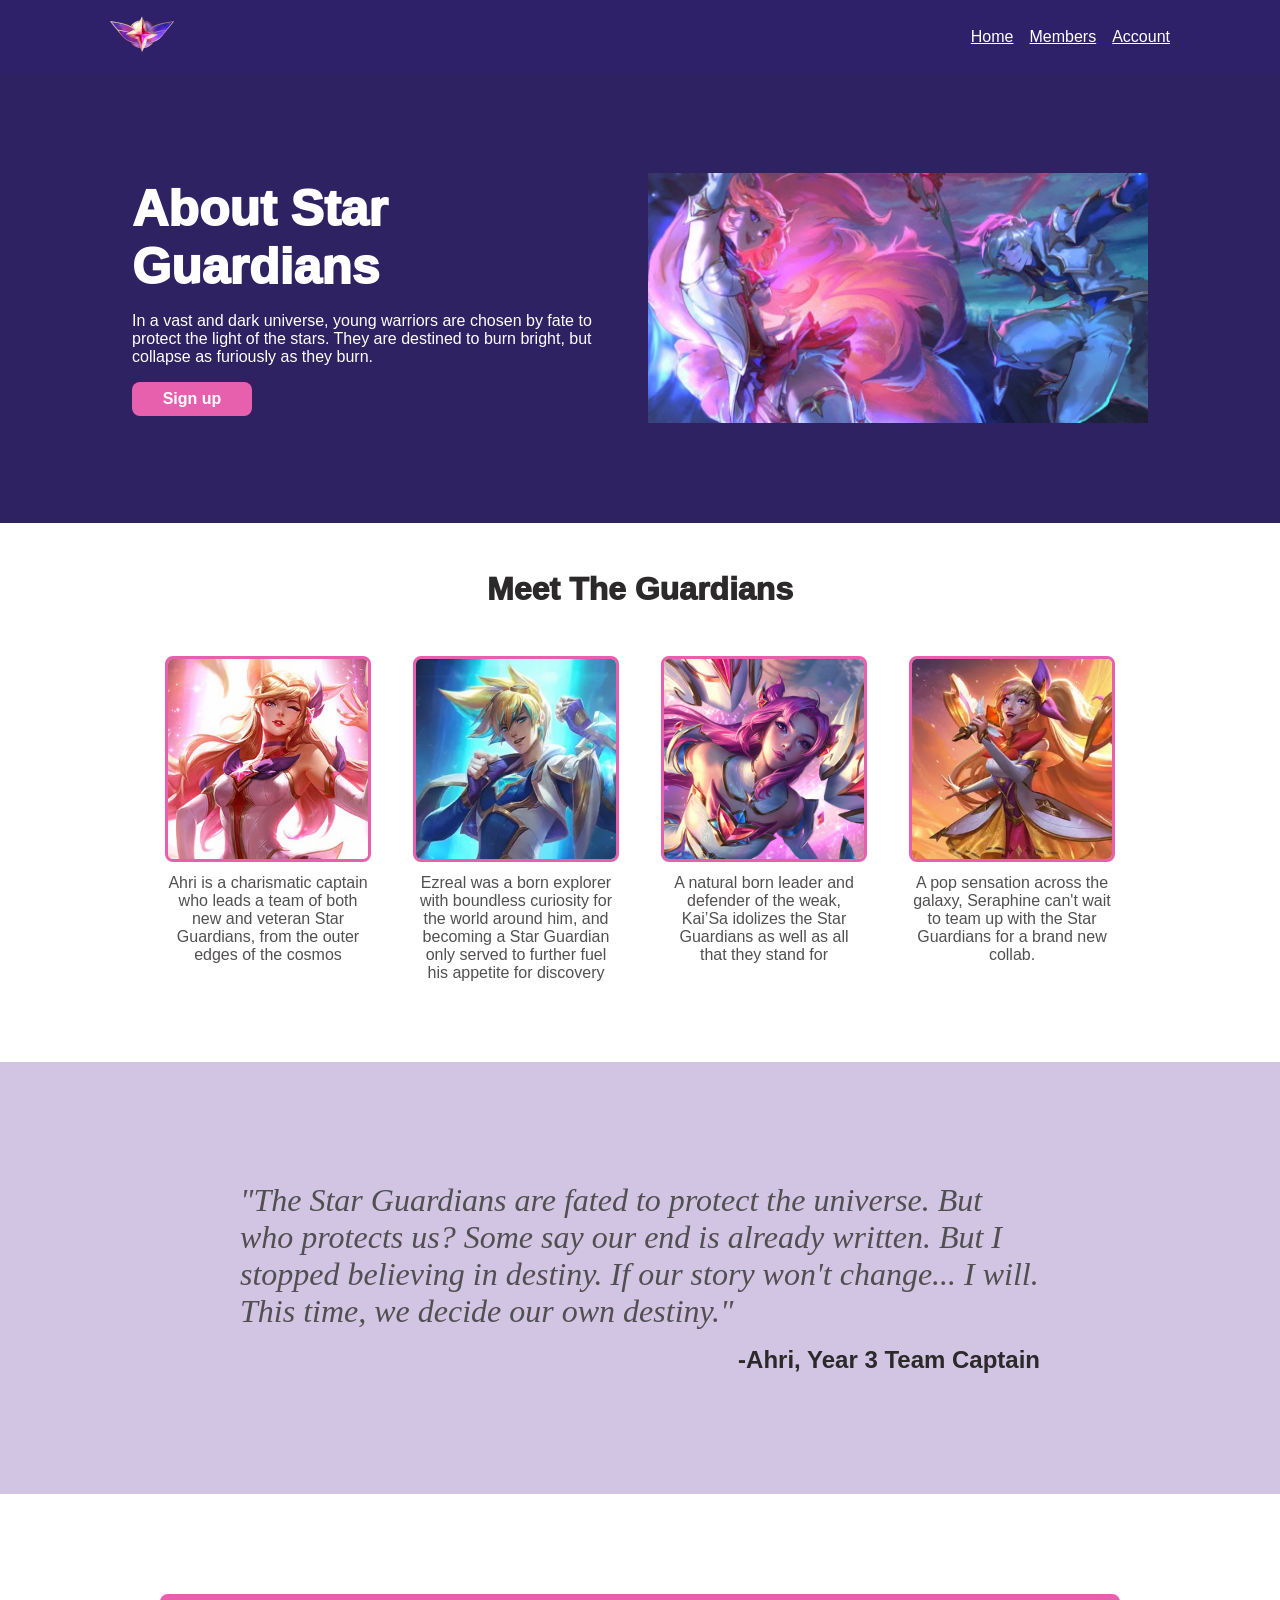
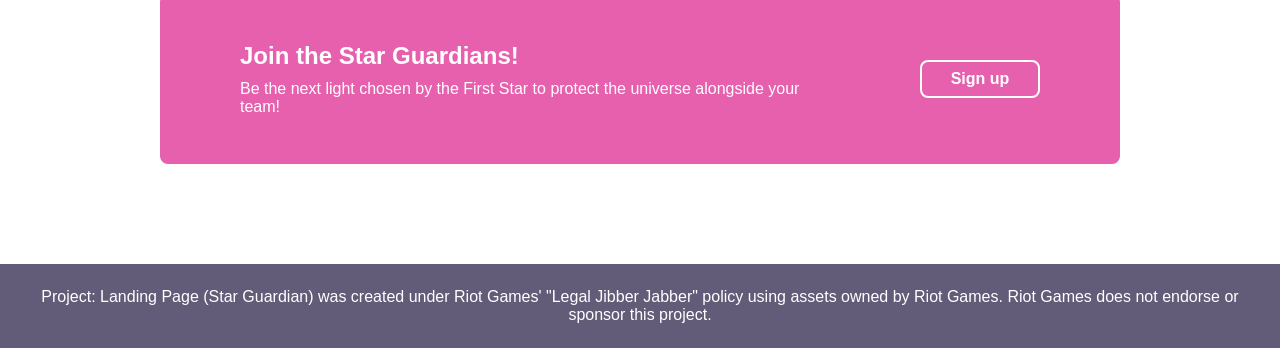
<file: index.html>
<!DOCTYPE html>
<html lang="en">
<head>
  <meta charset="UTF-8">
  <meta name="viewport" content="width=device-width, initial-scale=1.0">
  <title>Star Guardians</title>
  <link rel="stylesheet" href="style.css">
  <link rel="icon" type="image/png" href="img/sg-logo.png">
</head>
<body>
  <div class="header flex">
    <div class="container flex space">
      <a href="https://universe.leagueoflegends.com/en_PL/star-guardian/">
        <img src="img/sg-logo.png"alt="star-guardian-logo">  
      </a>
      <div class="container flex right-links">
        <a href="https://universe.leagueoflegends.com/en_PL/star-guardian/">Home</a>
        <a href="https://universe.leagueoflegends.com/en_PL/star-guardian/">Members</a>
        <a href="https://universe.leagueoflegends.com/en_PL/star-guardian/">Account</a>
      </div>
    </div>
  </div>
  <div class="content flex flex-column stretch">
    <div class="about flex">
      <div class="container flex">
        <div class="container flex flex-column flex-start">
          <div class="h1">About Star Guardians</div>
          <div class="text">In a vast and dark universe, young warriors are chosen by fate to protect the light of the stars. They are destined to burn bright, but collapse as furiously as they burn.</div>
          <button>Sign up</button>
        </div>
        <img src="img/about.jpg" alt="about-star-guardians">
      </div>
    </div>
    <div class="members flex">
      <div class="container flex flex-column">
        <div class="h2">Meet The Guardians</div>
        <div class="profiles container flex">
          <div class="card flex flex-column">
            <img src="img/Ahri.png" alt="ahri-profile">
            <div class="text">Ahri is a charismatic captain who leads a team of both new and veteran Star Guardians, from the outer edges of the cosmos</div>
          </div>
          <div class="card flex flex-column">
            <img src="img/Ezreal.png" alt="ezreal-profile">
            <div class="text">Ezreal was a born explorer with boundless curiosity for the world around him, and becoming a Star Guardian only served to further fuel his appetite for discovery</div>
          </div>
          <div class="card flex flex-column">
            <img src="img/Kaisa.png" alt="kaisa-profile">
            <div class="text">A natural born leader and defender of the weak, Kai’Sa idolizes the Star Guardians as well as all that they stand for</div>
          </div>
           <div class="card flex flex-column">
            <img src="img/Seraphine.png" alt="seraphine-profile">
            <div class="text">A pop sensation across the galaxy, Seraphine can't wait to team up with the Star Guardians for a brand new collab.</div>
          </div>
        </div>
      </div>
    </div>
    <div class="quote flex">
      <div class="container flex flex-column">
        <div class="text">
          "The Star Guardians are fated to protect the universe. But who protects us? Some say our end is already written. But I stopped believing in destiny. If our story won't change... I will. This time, we decide our own destiny."
        </div>
        <div class="extra-bold flex-end">
          -Ahri, Year 3 Team Captain
        </div>
      </div>
    </div>
    <div class="action flex">
      <div class="container flex space">
        <div class="container flex flex-column flex-start">
          <div class="bold">Join the Star Guardians!</div>
          <div class="text">
            Be the next light chosen by the First Star to protect the universe alongside your team!
          </div>
        </div>
        <button>Sign up</button>
      </div>
    </div>
  </div>
  <div class="footer flex">Project: Landing Page (Star Guardian) was created under Riot Games' "Legal Jibber Jabber" policy using assets owned by Riot Games. Riot Games does not endorse or sponsor this project.</div>
</body>
</html>
</file>
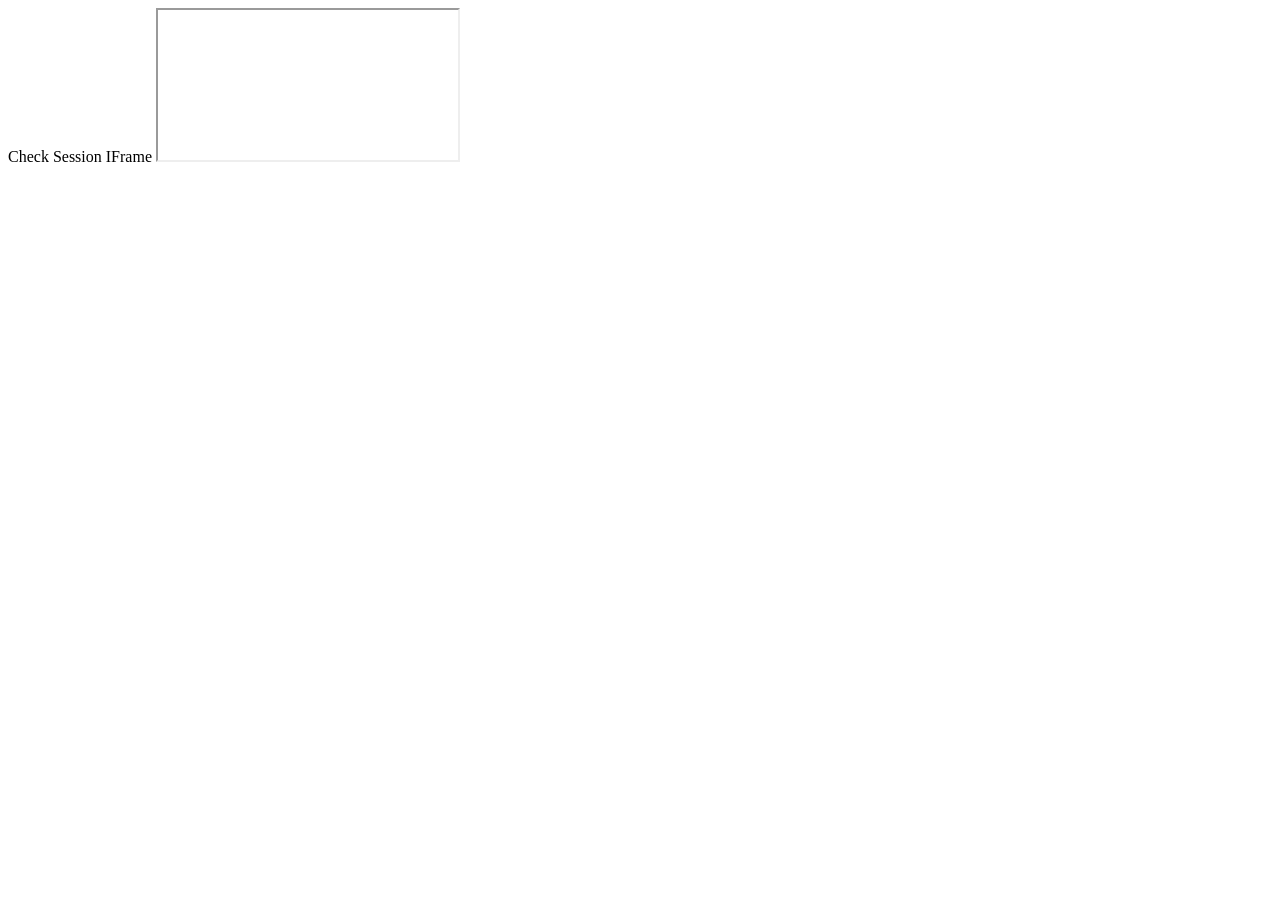
<file: Star Guardian - Universe of League of Legends_files/check-session-iframe.html>
<!-- saved from url=(0053)https://xsso.leagueoflegends.com/check-session-iframe -->
<html><head><meta http-equiv="Content-Type" content="text/html; charset=UTF-8"></head><body>Check Session IFrame

<iframe id="check-session-iframe" src="./check-session-iframe(1).html"></iframe>
<script>
  const issuer = "https://auth.riotgames.com"
  const iframeSrc = `${issuer}/check-session-iframe`;
  const iframeEl = document.querySelector('#check-session-iframe');
  window.addEventListener('message', (event) => {
    const data = event.data;
    if (typeof data !== 'string') {
      return;
    }
    if (new URL(event.origin).origin === issuer) {
      // to whomever our parent is
      const message = `XSSO::${data}`;
      window.parent.postMessage(message, '*');
    } else {
      // to the child iframe that know exists, in the issuer domain
      iframeEl.contentWindow.postMessage(data, issuer);
    }
  })
</script></body></html>
</file>
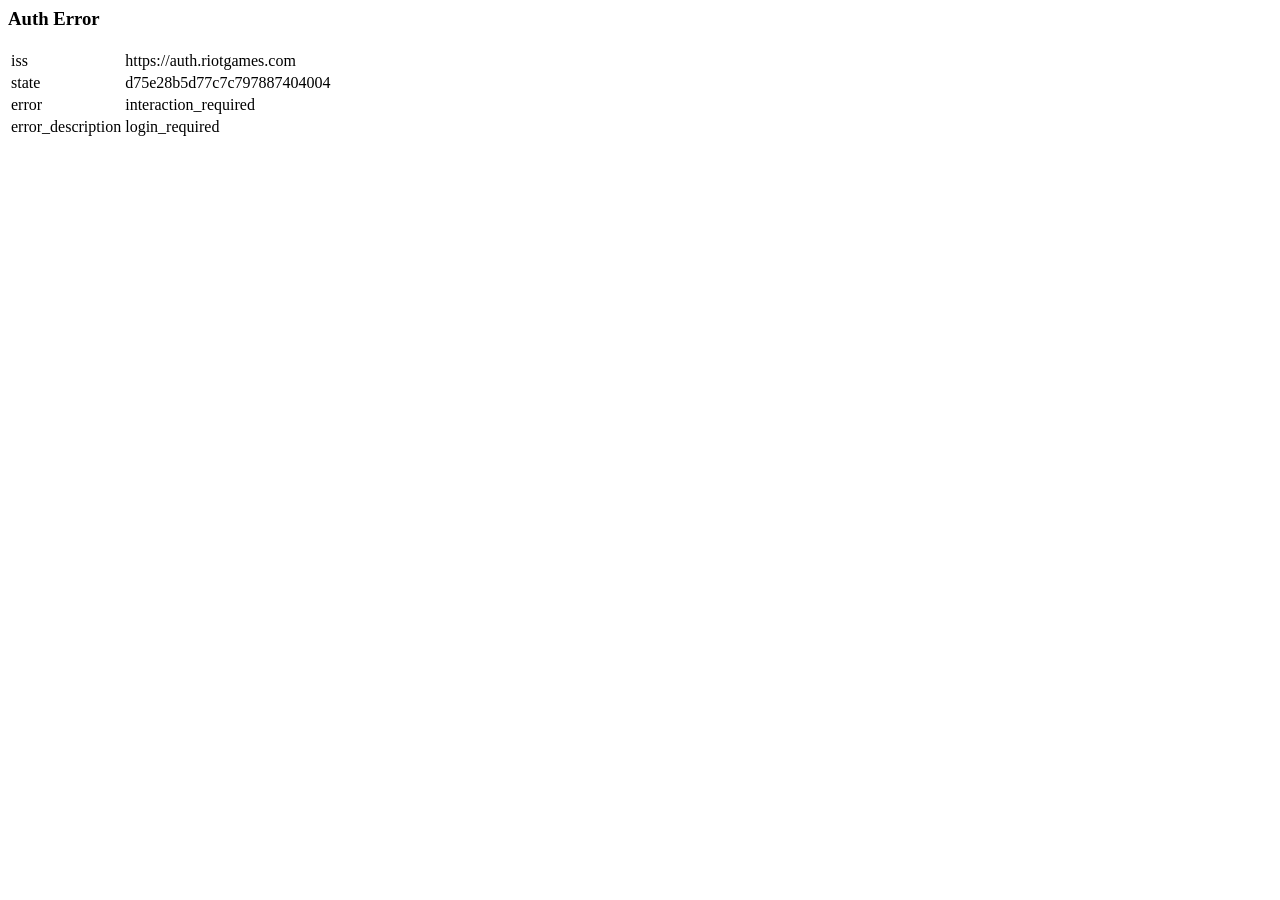
<file: Star Guardian - Universe of League of Legends_files/riot-owned-iframe.html>
<!-- saved from url=(0171)https://xsso.leagueoflegends.com/redirect?iss=https%3A%2F%2Fauth.riotgames.com&state=d75e28b5d77c7c797887404004&error=interaction_required&error_description=login_required -->
<html><head><meta http-equiv="Content-Type" content="text/html; charset=UTF-8"></head><body><h3>Auth Error</h3>

<table>
  <tbody><tr><td>iss</td><td>https://auth.riotgames.com</td></tr>
  <tr><td>state</td><td>d75e28b5d77c7c797887404004</td></tr>
  <tr><td>error</td><td>interaction_required</td></tr>
  <tr><td>error_description</td><td>login_required</td></tr>
</tbody></table>

  <!-- if we have enough information, also emit error to the parent window for visibility -->
  <script>window.parent.postMessage('XSSO::interaction_required login_required', '*')</script></body></html>
</file>
<file: style.css>
.flex{
  display: flex;
  justify-content: center;
  align-items: center;
  gap: 16px;
}

.flex-column{
  flex-direction: column;
}

.space{
  justify-content: space-between;
}

.stretch{
  align-items: stretch;
}

.flex-start{
  align-items: flex-start;
}

.flex-end{
  align-self: flex-end;
}

.h1{
  font-weight: 1000;
  font-size: 50px;
}
.h2{
  font-weight: 1000;
  font-size: 32px;
}

.bold, .extra-bold{
  font-weight: 600;
  font-size: 24px;
}

.extra-bold{
  font-weight: 800;
}

.container{
  width: 100%;
  max-width: 1060px;
  margin: 100px;
}

.header{
  background-color:#2e2169;
  color: white;
  padding: 16px;
}

.header .container{
  margin: 0;
}

.right-links{
  width: auto;
}

.content{
  flex: 1;
  gap: 0;
}

.about{
  background-color: #2e2263;
  color: white;
}

.about .container.flex-column{
  flex-wrap: wrap;
  width: 500px;
  margin: 0;
}

.members .container.flex-column{
  margin: 48px;
}

.members .h2{
  color: #2b292a;
  text-align: center;
}

.profiles{
  align-items: flex-start;
  gap: 48px;
  margin: 32px;
}

.card{
  width: 200px;
}

.card.flex{
  gap: 0;
}

.card .text{
  color: #524f51;
  margin-top: 12px;
  text-align: center;
}

.quote{
  background-color: #d1c5e3;
  color: #2b292a;
}

.quote .container{
  width: 800px;
  margin: 120px;
}

.quote .text{
  font-size: 32px;
  font-style: italic;
  font-family: "Segoe UI Light";
  color: #524f51;
}

.action .container.space{
  background-color: #e660ae;
  color: white;
  width: 800px;
  border-radius: 8px;
  padding: 48px 80px;
}

.action .container.flex-column{
  width: 600px;
  margin: 0;
  flex-wrap: wrap;
  gap: 10px;
}

.footer{
  background-color: #625c78;
  color: white;
  padding: 24px;
  text-align: center;
}

body{
  margin: 0;
  min-height: 100vh;
  font-family: 'Roboto', Arial, sans-serif;
  display: flex;
  flex-direction: column;
}

button{
  width: 120px;
  border: none;
  border-radius: 8px;
  padding: 8px 16px;
  color: white;
  background-color: #e660ae;
  font-size: 16px;
  font-weight: 700;
}

.action button{
  border: 2px white solid;
}

a{
  color: white;
}

img{
  object-fit: cover;
}

.about img{
  width: 500px;
  height: 250px;
  
}

.card img{
  width: 200px;
  height: 200px;
  border: 3px solid #e660ae;
  border-radius: 8px;
}
</file>
